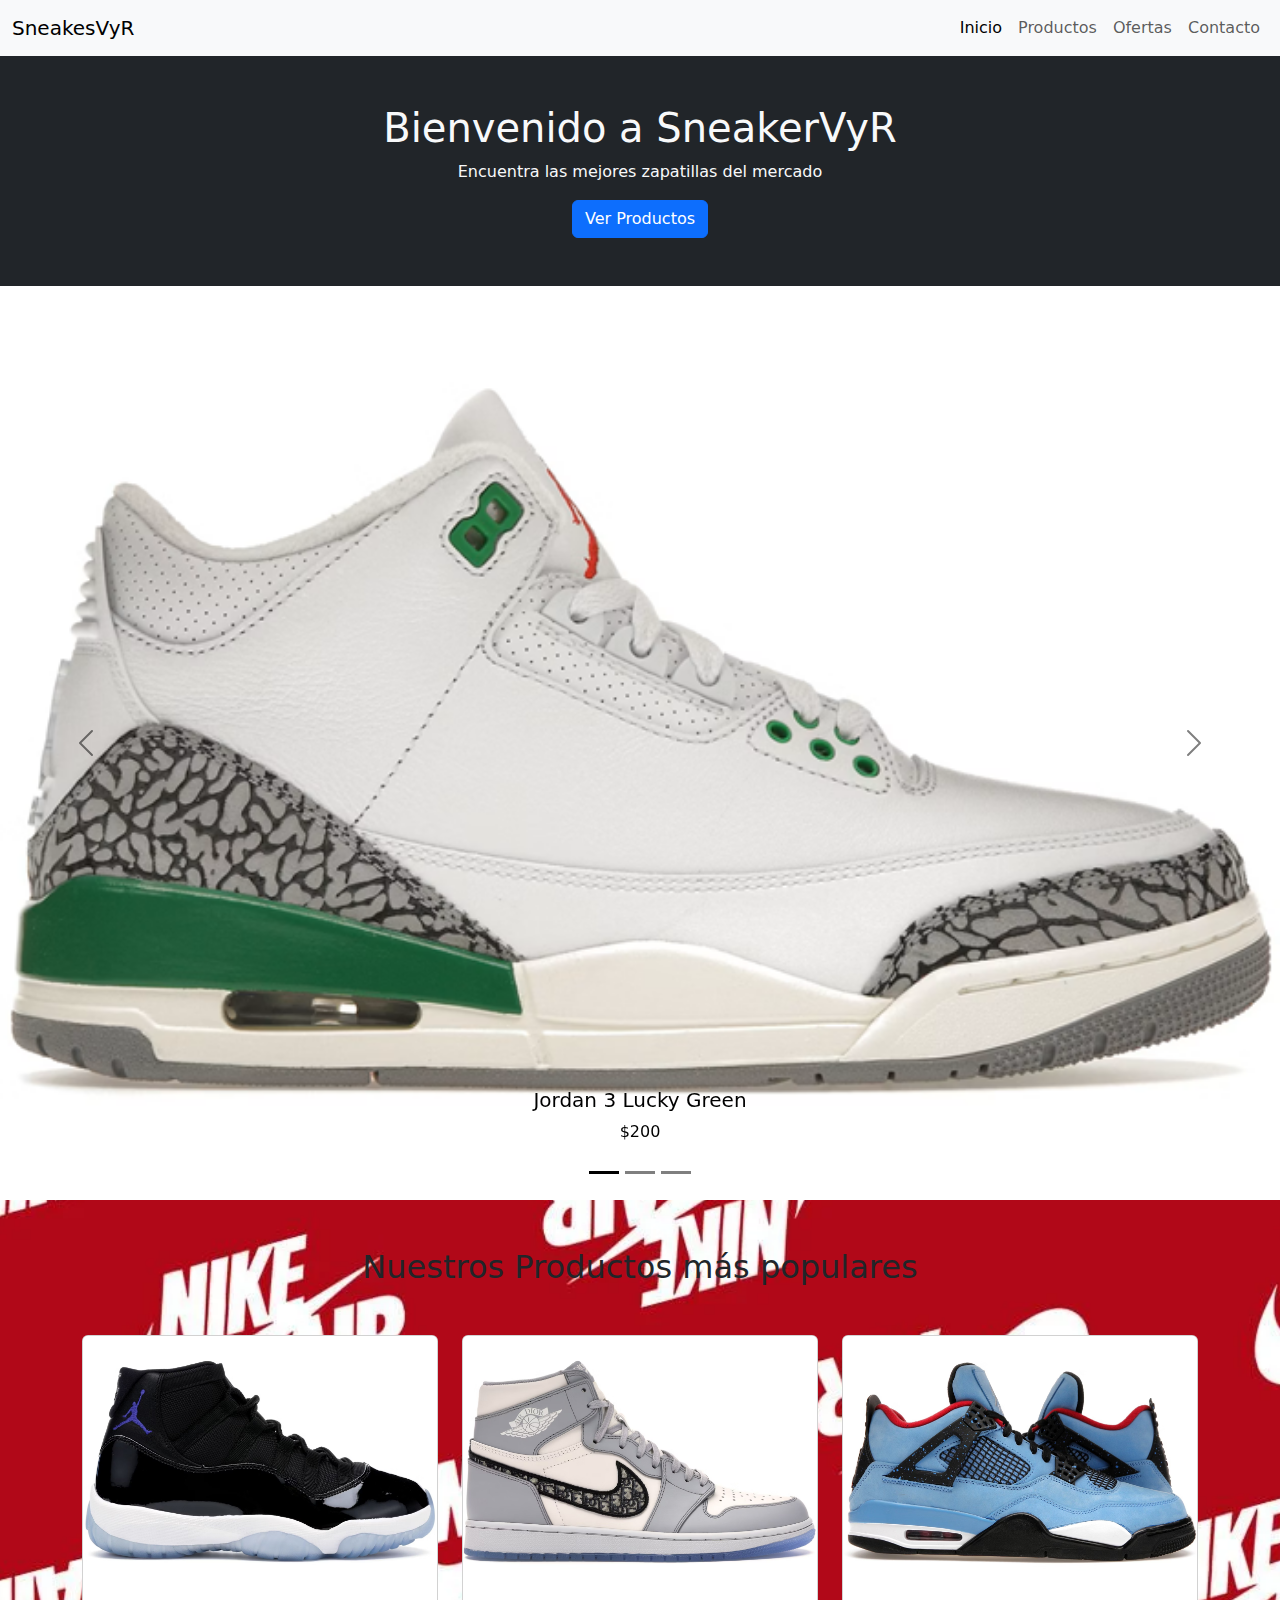
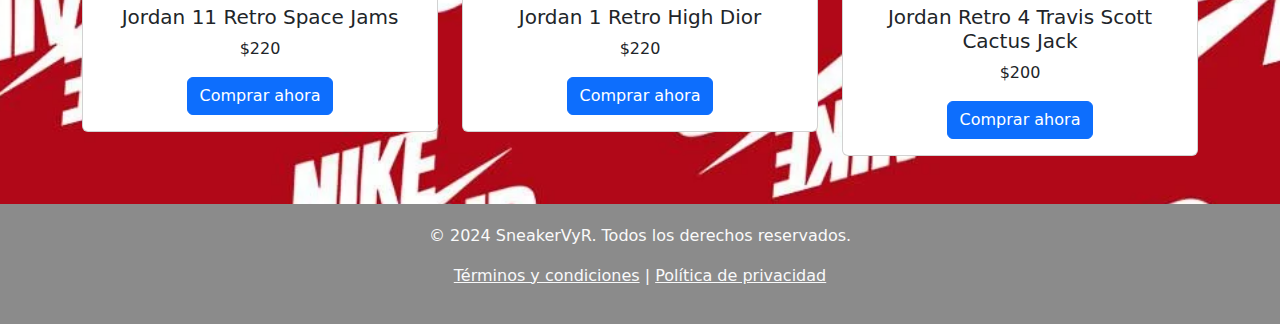
<file: index.html>
<!DOCTYPE html>
<html lang="es">
<head>
    <meta charset="UTF-8">
    <meta name="viewport" content="width=device-width, initial-scale=1.0">
    <meta http-equiv="X-UA-Compatible" content="ie=edge">
    <title>Tienda de SneakersVyR</title>
    <link href="https://cdn.jsdelivr.net/npm/bootstrap@5.3.0-alpha1/dist/css/bootstrap.min.css" rel="stylesheet">
    <link rel="stylesheet" href="css/estilos.css">

</head>
<body>

    <!-- Navbar -->
    <nav class="navbar navbar-expand-lg navbar-light bg-light">
        <div class="container-fluid">
            <a class="navbar-brand" href="index.html">SneakesVyR</a>
            <button class="navbar-toggler" type="button" data-bs-toggle="collapse" data-bs-target="#navbarNav" aria-controls="navbarNav" aria-expanded="false" aria-label="Toggle navigation">
                <span class="navbar-toggler-icon"></span>
            </button>
            <div class="collapse navbar-collapse" id="navbarNav">
                <ul class="navbar-nav ms-auto">
                    <li class="nav-item">
                        <a class="nav-link active" aria-current="page" href="#">Inicio</a>
                    </li>
                    <li class="nav-item">
                        <a class="nav-link" href="productos.html">Productos</a>
                    </li>
                    <li class="nav-item">
                        <a class="nav-link" href="#">Ofertas</a>
                    </li>
                    <li class="nav-item">
                        <a class="nav-link" href="contacto.html">Contacto</a>
                    </li>
                </ul>
            </div>
        </div>
    </nav>

        <!-- Header -->
        <header class="bg-dark text-light text-center py-5">
            <div class="container">
                <h1>Bienvenido a SneakerVyR</h1>
                <p>Encuentra las mejores zapatillas del mercado</p>
                <a href="#productos" class="btn btn-primary">Ver Productos</a>
            </div>
        </header>

    <div class="row ">
    <!-- Carousel -->

    <div id="carouselExampleDark" class="carousel carousel-dark slide">
        <div class="carousel-indicators">
          <button type="button" data-bs-target="#carouselExampleDark" data-bs-slide-to="0" class="active" aria-current="true" aria-label="Slide 1"></button>
          <button type="button" data-bs-target="#carouselExampleDark" data-bs-slide-to="1" aria-label="Slide 2"></button>
          <button type="button" data-bs-target="#carouselExampleDark" data-bs-slide-to="2" aria-label="Slide 3"></button>
        </div>
        <div class="carousel-inner">
          <div class="carousel-item active" data-bs-interval="10000">
            <img src="imagens/jordan3arreglada.jpg" class="d-block w-100" alt="...">
            <div class="carousel-caption d-none d-md-block">
              <h5>Jordan 3 Lucky Green </h5>
              <p> $200</p>
            </div>
          </div>
          <div class="carousel-item" data-bs-interval="2000">
            <img src="imagens/jordan4arreglada.jpg" class="d-block w-100" alt="...">
            <div class="carousel-caption d-none d-md-block">
              <h5>Jordan 4 "Purple" Travis Scott</h5>
              <p>$225</p>
            </div>
          </div>
          <div class="carousel-item">
            <img src="imagens/jordan11.jpg" class="d-block w-100" alt="...">
            <div class="carousel-caption d-none d-md-block">
              <h5>Jordan 11 Concord</h5>
              <p> $220</p>
            </div>
          </div>
        </div>
        <button class="carousel-control-prev" type="button" data-bs-target="#carouselExampleDark" data-bs-slide="prev">
          <span class="carousel-control-prev-icon" aria-hidden="true"></span>
          <span class="visually-hidden">Previous</span>
        </button>
        <button class="carousel-control-next" type="button" data-bs-target="#carouselExampleDark" data-bs-slide="next">
          <span class="carousel-control-next-icon" aria-hidden="true"></span>
          <span class="visually-hidden">Next</span>
        </button>
      </div>

    <!-- Productos -->
    <section id="productos" class="py-5">
        <div class="container">
            <h2 class="text-center mb-5">Nuestros Productos más populares</h2>
            <div class="row">
                <!-- Producto 1 -->
                <div class="col-md-4">
                    <div class="card sneaker-card">
                        <img src="imagens/Jordan-11-Retro-Space-Jams-2016-Product.jpg" class="card-img-top img-fluid" alt="Sneaker 1">
                        <div class="card-body text-center">
                            <h5 class="card-title">Jordan 11 Retro Space Jams</h5>
                            <p class="card-text">$220</p>
                            <a href="jordan11.html" class="btn btn-primary">Comprar ahora</a>
                        </div>
                    </div>
                </div>
                <!-- Producto 2 -->
                <div class="col-md-4">
                    <div class="card sneaker-card">
                        <img src="imagens/Air-Jordan-1-Retro-High-Dior-Product.jpg" class="card-img-top img-fluid" alt="Sneaker 2">
                        <div class="card-body text-center">
                            <h5 class="card-title">Jordan 1 Retro High Dior</h5>
                            <p class="card-text">$220</p>
                            <a href="jordandior.html" class="btn btn-primary">Comprar ahora</a>
                        </div>
                    </div>
                </div>
                <!-- Producto 3 -->
                <div class="col-md-4">
                    <div class="card sneaker-card">
                        <img src="imagens/Air-Jordan-4-Retro-Travis-Scott-Cactus-Jack-Product.jpg" class="card-img-top img-fluid" alt="Sneaker 3">
                        <div class="card-body text-center">
                            <h5 class="card-title">Jordan Retro 4 Travis Scott Cactus Jack</h5>
                            <p class="card-text">$200</p>
                            <a href="jordan4cactusjack.html" class="btn btn-primary">Comprar ahora</a>
                        </div>
                    </div>
                </div>
            </div>
        </div>
    </section>

    <!-- Pie de pagina -->
    <footer class="text-center">
        <div class="container">
            <p>&copy; 2024 SneakerVyR. Todos los derechos reservados.</p>
            <p>
                <a href="#" class="text-light">Términos y condiciones</a> |
                <a href="#" class="text-light">Política de privacidad</a>
            </p>
        </div>
    </footer>

    <!-- Bootstrap JS -->
    <script src="https://cdn.jsdelivr.net/npm/bootstrap@5.3.0-alpha1/dist/js/bootstrap.bundle.min.js"></script>
</body>
</html>
</file>
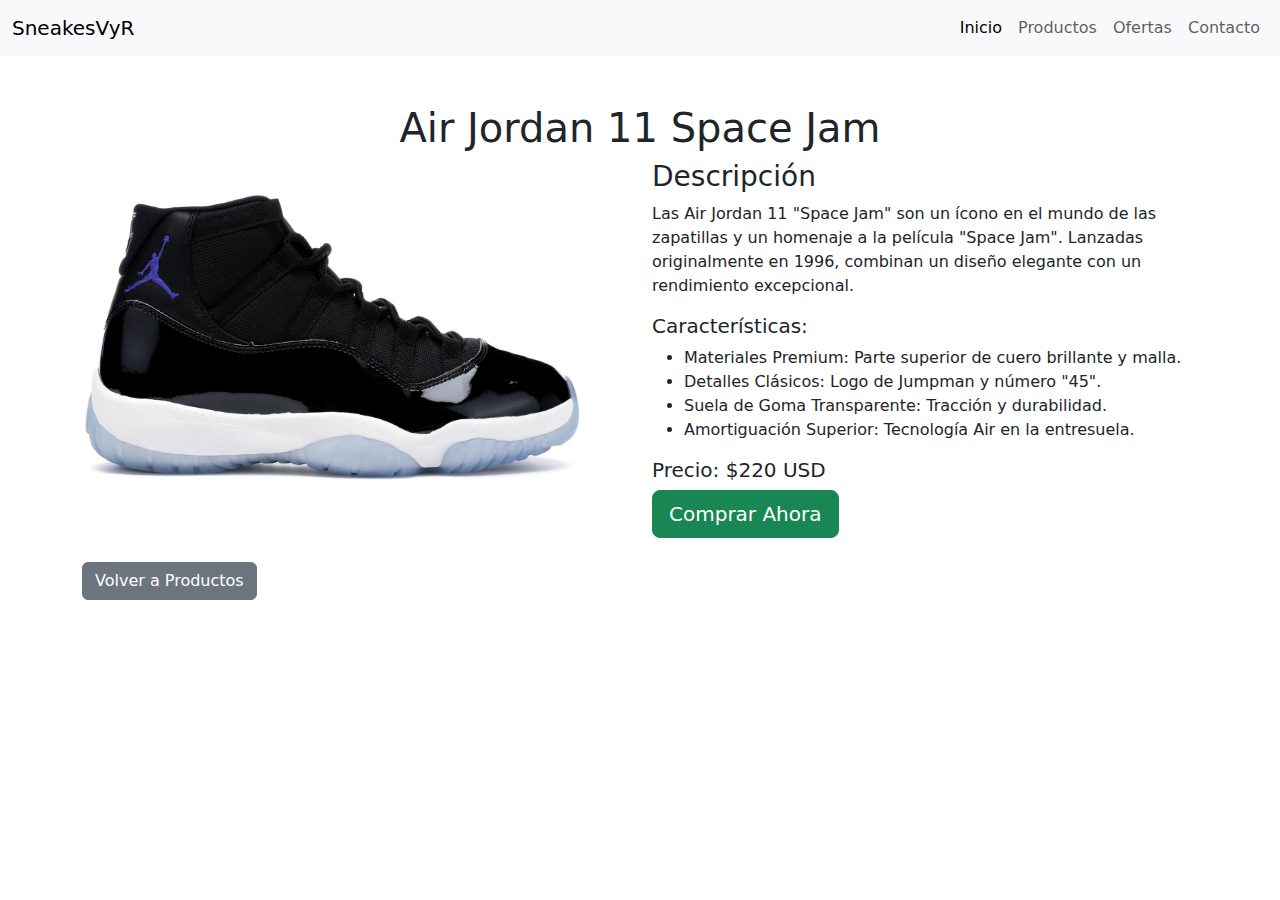
<file: jordan11.html>
<!DOCTYPE html>
<html lang="es">
<head>
    <meta charset="UTF-8">
    <meta name="viewport" content="width=device-width, initial-scale=1.0">
    <link href="https://cdn.jsdelivr.net/npm/bootstrap@5.3.0-alpha1/dist/css/bootstrap.min.css" rel="stylesheet">
    <title>Air Jordan 11 Space Jam</title>
    <style>
        .product-image {
            max-width: 500px;
            margin: 0 auto;
        }
    </style>
</head>
<body>

    <!-- Navbar -->
    <nav class="navbar navbar-expand-lg navbar-light bg-light">
        <div class="container-fluid">
            <a class="navbar-brand" href="index.html">SneakesVyR</a>
            <button class="navbar-toggler" type="button" data-bs-toggle="collapse" data-bs-target="#navbarNav" aria-controls="navbarNav" aria-expanded="false" aria-label="Toggle navigation">
                <span class="navbar-toggler-icon"></span>
            </button>
            <div class="collapse navbar-collapse" id="navbarNav">
                <ul class="navbar-nav ms-auto">
                    <li class="nav-item">
                        <a class="nav-link active" aria-current="page" href="index.html">Inicio</a>
                    </li>
                    <li class="nav-item">
                        <a class="nav-link" href="productos.html">Productos</a>
                    </li>
                    <li class="nav-item">
                        <a class="nav-link" href="#">Ofertas</a>
                    </li>
                    <li class="nav-item">
                        <a class="nav-link" href="contacto.html">Contacto</a>
                    </li>
                </ul>
            </div>
        </div>
    </nav>

    <div class="container mt-5">
        <h1 class="text-center">Air Jordan 11 Space Jam</h1>
        <div class="row">
            <div class="col-md-6">
                <img src="imagens/Jordan-11-Retro-Space-Jams-2016-Product.jpg" class="img-fluid product-image" alt="Air Jordan 11 Space Jam">
            </div>
            <div class="col-md-6">
                <h3>Descripción</h3>
                <p>Las Air Jordan 11 "Space Jam" son un ícono en el mundo de las zapatillas y un homenaje a la película "Space Jam". Lanzadas originalmente en 1996, combinan un diseño elegante con un rendimiento excepcional.</p>
                <h5>Características:</h5>
                <ul>
                    <li>Materiales Premium: Parte superior de cuero brillante y malla.</li>
                    <li>Detalles Clásicos: Logo de Jumpman y número "45".</li>
                    <li>Suela de Goma Transparente: Tracción y durabilidad.</li>
                    <li>Amortiguación Superior: Tecnología Air en la entresuela.</li>
                </ul>
                <h5>Precio: $220 USD</h5>
                <a href="#" class="btn btn-success btn-lg">Comprar Ahora</a>
            </div>
        </div>
        <a href="productos.html" class="btn btn-secondary mt-4">Volver a Productos</a>
    </div>

</body>
</html>
</file>
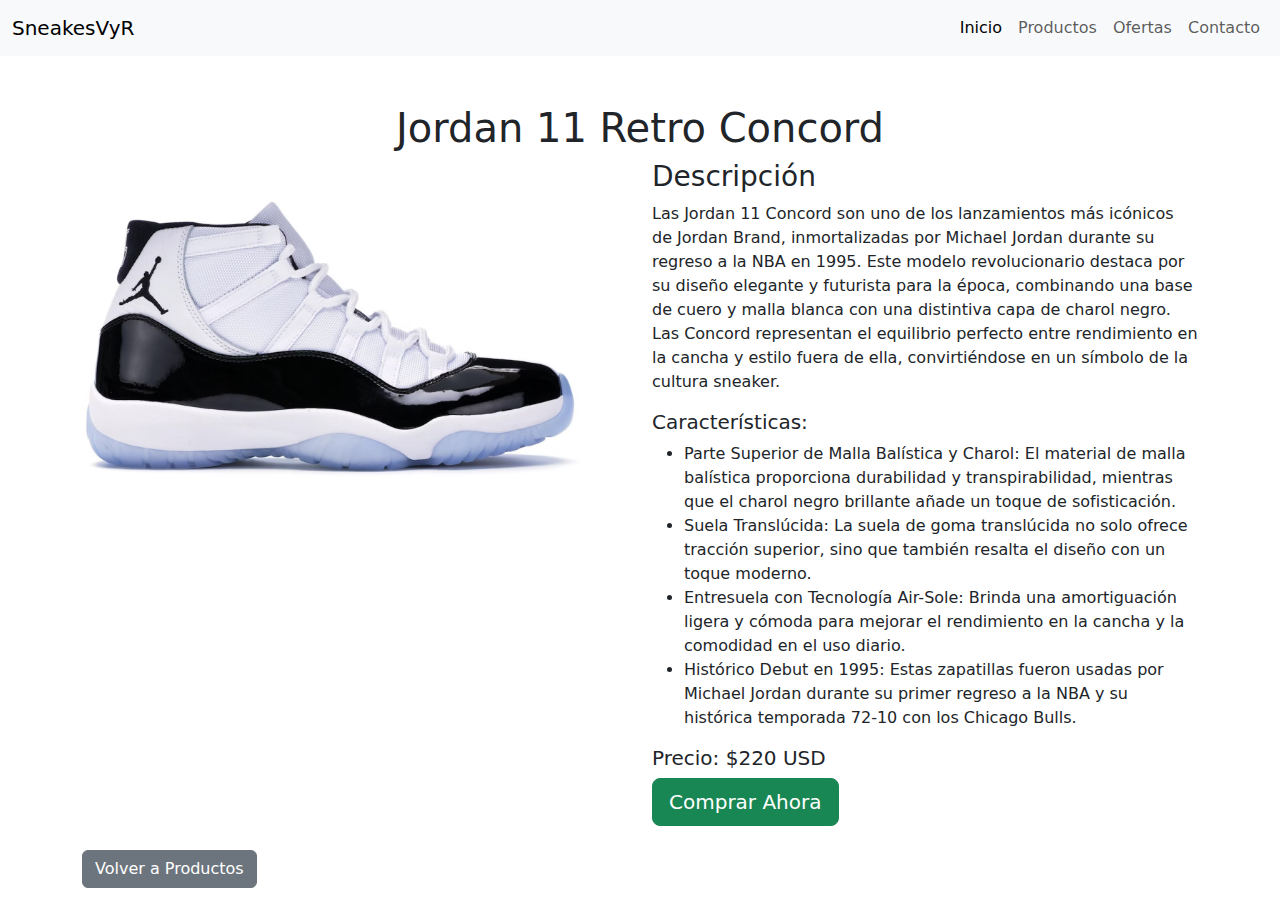
<file: jordan11concord.html>
<!DOCTYPE html>
<html lang="es">
<head>
    <meta charset="UTF-8">
    <meta name="viewport" content="width=device-width, initial-scale=1.0">
    <link href="https://cdn.jsdelivr.net/npm/bootstrap@5.3.0-alpha1/dist/css/bootstrap.min.css" rel="stylesheet">
    <title>Air Jordan 11 Retro Concord</title>
    <style>
        .product-image {
            max-width: 500px;
            margin: 0 auto;
        }
    </style>
</head>
<body>

    <!-- Navbar -->
    <nav class="navbar navbar-expand-lg navbar-light bg-light">
        <div class="container-fluid">
            <a class="navbar-brand" href="index.html">SneakesVyR</a>
            <button class="navbar-toggler" type="button" data-bs-toggle="collapse" data-bs-target="#navbarNav" aria-controls="navbarNav" aria-expanded="false" aria-label="Toggle navigation">
                <span class="navbar-toggler-icon"></span>
            </button>
            <div class="collapse navbar-collapse" id="navbarNav">
                <ul class="navbar-nav ms-auto">
                    <li class="nav-item">
                        <a class="nav-link active" aria-current="page" href="index.html">Inicio</a>
                    </li>
                    <li class="nav-item">
                        <a class="nav-link" href="productos.html">Productos</a>
                    </li>
                    <li class="nav-item">
                        <a class="nav-link" href="#">Ofertas</a>
                    </li>
                    <li class="nav-item">
                        <a class="nav-link" href="contacto.html">Contacto</a>
                    </li>
                </ul>
            </div>
        </div>
    </nav>

    <div class="container mt-5">
        <h1 class="text-center">Jordan 11 Retro Concord</h1>
        <div class="row">
            <div class="col-md-6">
                <img src="imagens/Air-Jordan-11-Retro-Concord-2018-Product.jpg" class="img-fluid product-image" alt="Air Jordan 11 Space Jam">
            </div>
            <div class="col-md-6">
                <h3>Descripción</h3>
                <p>Las Jordan 11 Concord son uno de los lanzamientos más icónicos de Jordan Brand, inmortalizadas por Michael Jordan durante su regreso a la NBA en 1995. Este modelo revolucionario destaca por su diseño elegante y futurista para la época, combinando una base de cuero y malla blanca con una distintiva capa de charol negro. Las Concord representan el equilibrio perfecto entre rendimiento en la cancha y estilo fuera de ella, convirtiéndose en un símbolo de la cultura sneaker.</p>
                <h5>Características:</h5>
                <ul>
                    <li>Parte Superior de Malla Balística y Charol: El material de malla balística proporciona durabilidad y transpirabilidad, mientras que el charol negro brillante añade un toque de sofisticación.</li>
                    <li>Suela Translúcida: La suela de goma translúcida no solo ofrece tracción superior, sino que también resalta el diseño con un toque moderno.</li>
                    <li>Entresuela con Tecnología Air-Sole: Brinda una amortiguación ligera y cómoda para mejorar el rendimiento en la cancha y la comodidad en el uso diario.</li>
                    <li>Histórico Debut en 1995: Estas zapatillas fueron usadas por Michael Jordan durante su primer regreso a la NBA y su histórica temporada 72-10 con los Chicago Bulls.</li>
                </ul>
                <h5>Precio: $220 USD</h5>
                <a href="#" class="btn btn-success btn-lg">Comprar Ahora</a>
            </div>
        </div>
        <a href="productos.html" class="btn btn-secondary mt-4">Volver a Productos</a>
    </div>

</body>
</html>
</file>
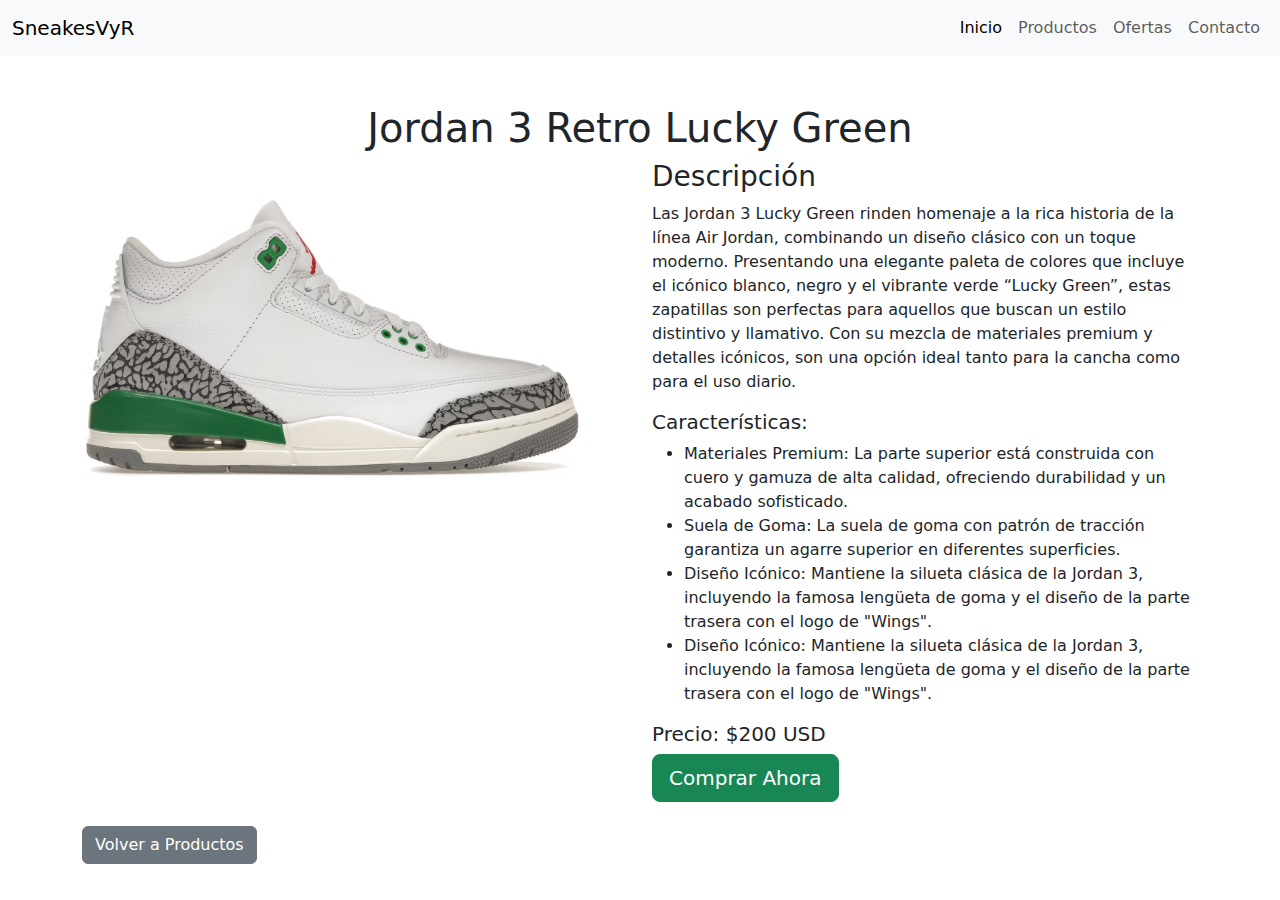
<file: jordan3.html>
<!DOCTYPE html>
<html lang="es">
<head>
    <meta charset="UTF-8">
    <meta name="viewport" content="width=device-width, initial-scale=1.0">
    <link href="https://cdn.jsdelivr.net/npm/bootstrap@5.3.0-alpha1/dist/css/bootstrap.min.css" rel="stylesheet">
    <title>Air Jordan 3 Retro Lucky Green</title>
    <style>
        .product-image {
            max-width: 500px;
            margin: 0 auto;
        }
    </style>
</head>
<body>

    <!-- Navbar -->
    <nav class="navbar navbar-expand-lg navbar-light bg-light">
        <div class="container-fluid">
            <a class="navbar-brand" href="index.html">SneakesVyR</a>
            <button class="navbar-toggler" type="button" data-bs-toggle="collapse" data-bs-target="#navbarNav" aria-controls="navbarNav" aria-expanded="false" aria-label="Toggle navigation">
                <span class="navbar-toggler-icon"></span>
            </button>
            <div class="collapse navbar-collapse" id="navbarNav">
                <ul class="navbar-nav ms-auto">
                    <li class="nav-item">
                        <a class="nav-link active" aria-current="page" href="index.html">Inicio</a>
                    </li>
                    <li class="nav-item">
                        <a class="nav-link" href="productos.html">Productos</a>
                    </li>
                    <li class="nav-item">
                        <a class="nav-link" href="#">Ofertas</a>
                    </li>
                    <li class="nav-item">
                        <a class="nav-link" href="contacto.html">Contacto</a>
                    </li>
                </ul>
            </div>
        </div>
    </nav>

    <div class="container mt-5">
        <h1 class="text-center">Jordan 3 Retro Lucky Green</h1>
        <div class="row">
            <div class="col-md-6">
                <img src="imagens/Air-Jordan-3-Retro-Lucky-Green-W-Product.jpg" class="img-fluid product-image" alt="Air Jordan 11 Space Jam">
            </div>
            <div class="col-md-6">
                <h3>Descripción</h3>
                <p>Las Jordan 3 Lucky Green rinden homenaje a la rica historia de la línea Air Jordan, combinando un diseño clásico con un toque moderno. Presentando una elegante paleta de colores que incluye el icónico blanco, negro y el vibrante verde “Lucky Green”, estas zapatillas son perfectas para aquellos que buscan un estilo distintivo y llamativo. Con su mezcla de materiales premium y detalles icónicos, son una opción ideal tanto para la cancha como para el uso diario.</p>
                <h5>Características:</h5>
                <ul>
                    <li>Materiales Premium: La parte superior está construida con cuero y gamuza de alta calidad, ofreciendo durabilidad y un acabado sofisticado.</li>
                    <li>Suela de Goma: La suela de goma con patrón de tracción garantiza un agarre superior en diferentes superficies.</li>
                    <li>Diseño Icónico: Mantiene la silueta clásica de la Jordan 3, incluyendo la famosa lengüeta de goma y el diseño de la parte trasera con el logo de "Wings".</li>
                    <li>Diseño Icónico: Mantiene la silueta clásica de la Jordan 3, incluyendo la famosa lengüeta de goma y el diseño de la parte trasera con el logo de "Wings".</li>
                </ul>
                <h5>Precio: $200 USD</h5>
                <a href="#" class="btn btn-success btn-lg">Comprar Ahora</a>
            </div>
        </div>
        <a href="productos.html" class="btn btn-secondary mt-4">Volver a Productos</a>
    </div>
</section>

</body>
</html>
</file>
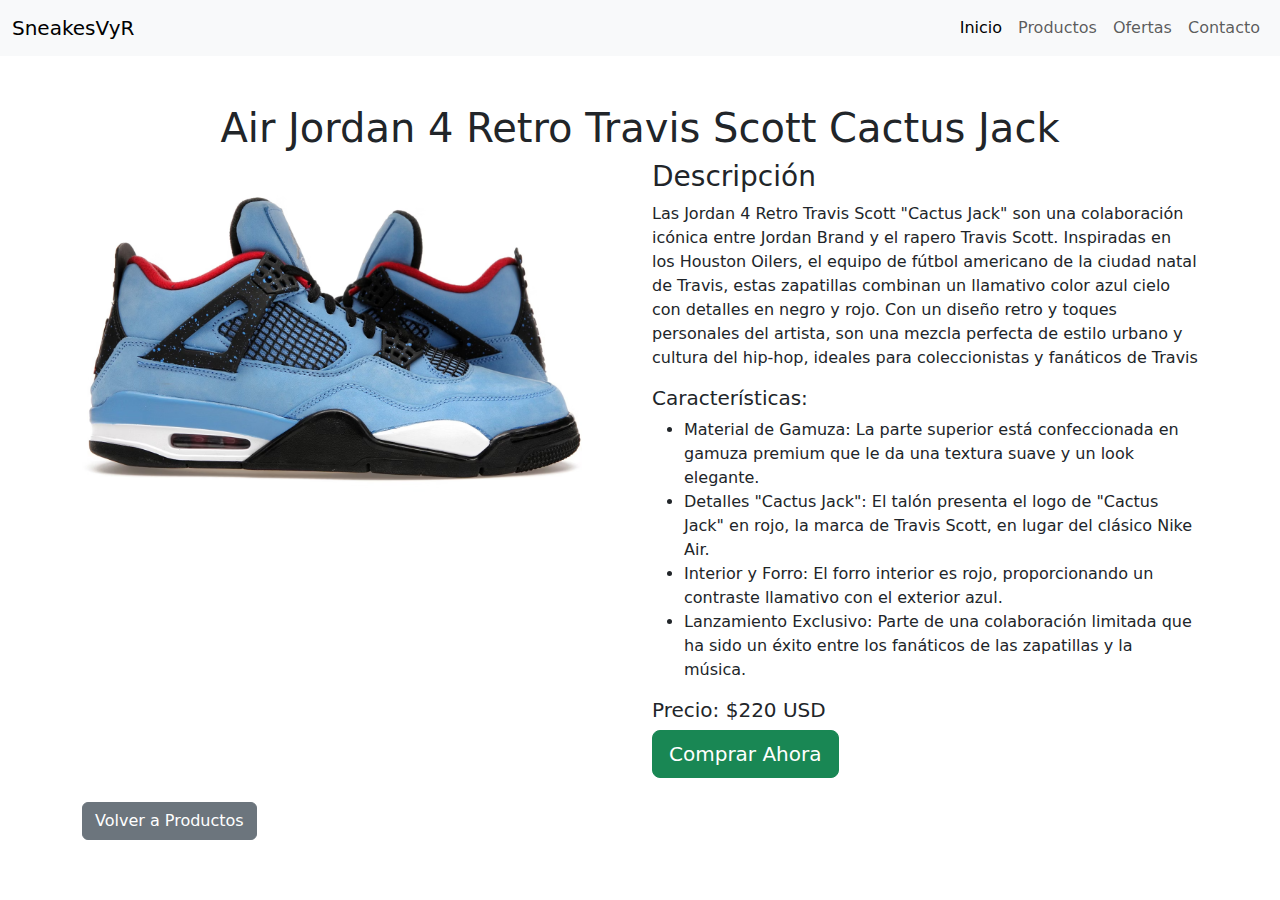
<file: jordan4cactusjack.html>
<!DOCTYPE html>
<html lang="es">
<head>
    <meta charset="UTF-8">
    <meta name="viewport" content="width=device-width, initial-scale=1.0">
    <link href="https://cdn.jsdelivr.net/npm/bootstrap@5.3.0-alpha1/dist/css/bootstrap.min.css" rel="stylesheet">
    <title>Air Jordan 4 Retro Travis Scott Cactus Jack</title>
    <style>
        .product-image {
            max-width: 500px;
            margin: 0 auto;
        }
    </style>
</head>
<body>

    <!-- Navbar -->
    <nav class="navbar navbar-expand-lg navbar-light bg-light">
        <div class="container-fluid">
            <a class="navbar-brand" href="index.html">SneakesVyR</a>
            <button class="navbar-toggler" type="button" data-bs-toggle="collapse" data-bs-target="#navbarNav" aria-controls="navbarNav" aria-expanded="false" aria-label="Toggle navigation">
                <span class="navbar-toggler-icon"></span>
            </button>
            <div class="collapse navbar-collapse" id="navbarNav">
                <ul class="navbar-nav ms-auto">
                    <li class="nav-item">
                        <a class="nav-link active" aria-current="page" href="index.html">Inicio</a>
                    </li>
                    <li class="nav-item">
                        <a class="nav-link" href="productos.html">Productos</a>
                    </li>
                    <li class="nav-item">
                        <a class="nav-link" href="#">Ofertas</a>
                    </li>
                    <li class="nav-item">
                        <a class="nav-link" href="contacto.html">Contacto</a>
                    </li>
                </ul>
            </div>
        </div>
    </nav>

    <div class="container mt-5">
        <h1 class="text-center">Air Jordan 4 Retro Travis Scott Cactus Jack</h1>
        <div class="row">
            <div class="col-md-6">
                <img src="imagens/Air-Jordan-4-Retro-Travis-Scott-Cactus-Jack-Product.jpg" class="img-fluid product-image" alt="Air Jordan 11 Space Jam">
            </div>
            <div class="col-md-6">
                <h3>Descripción</h3>
                <p>Las Jordan 4 Retro Travis Scott "Cactus Jack" son una colaboración icónica entre Jordan Brand y el rapero Travis Scott. Inspiradas en los Houston Oilers, el equipo de fútbol americano de la ciudad natal de Travis, estas zapatillas combinan un llamativo color azul cielo con detalles en negro y rojo. Con un diseño retro y toques personales del artista, son una mezcla perfecta de estilo urbano y cultura del hip-hop, ideales para coleccionistas y fanáticos de Travis</p>
                <h5>Características:</h5>
                <ul>
                    <li>Material de Gamuza: La parte superior está confeccionada en gamuza premium que le da una textura suave y un look elegante.</li>
                    <li>Detalles "Cactus Jack": El talón presenta el logo de "Cactus Jack" en rojo, la marca de Travis Scott, en lugar del clásico Nike Air.</li>
                    <li>Interior y Forro: El forro interior es rojo, proporcionando un contraste llamativo con el exterior azul.</li>
                    <li>Lanzamiento Exclusivo: Parte de una colaboración limitada que ha sido un éxito entre los fanáticos de las zapatillas y la música.</li>
                </ul>
                <h5>Precio: $220 USD</h5>
                <a href="#" class="btn btn-success btn-lg">Comprar Ahora</a>
            </div>
        </div>
        <a href="productos.html" class="btn btn-secondary mt-4">Volver a Productos</a>
    </div>

</body>
</html>
</file>
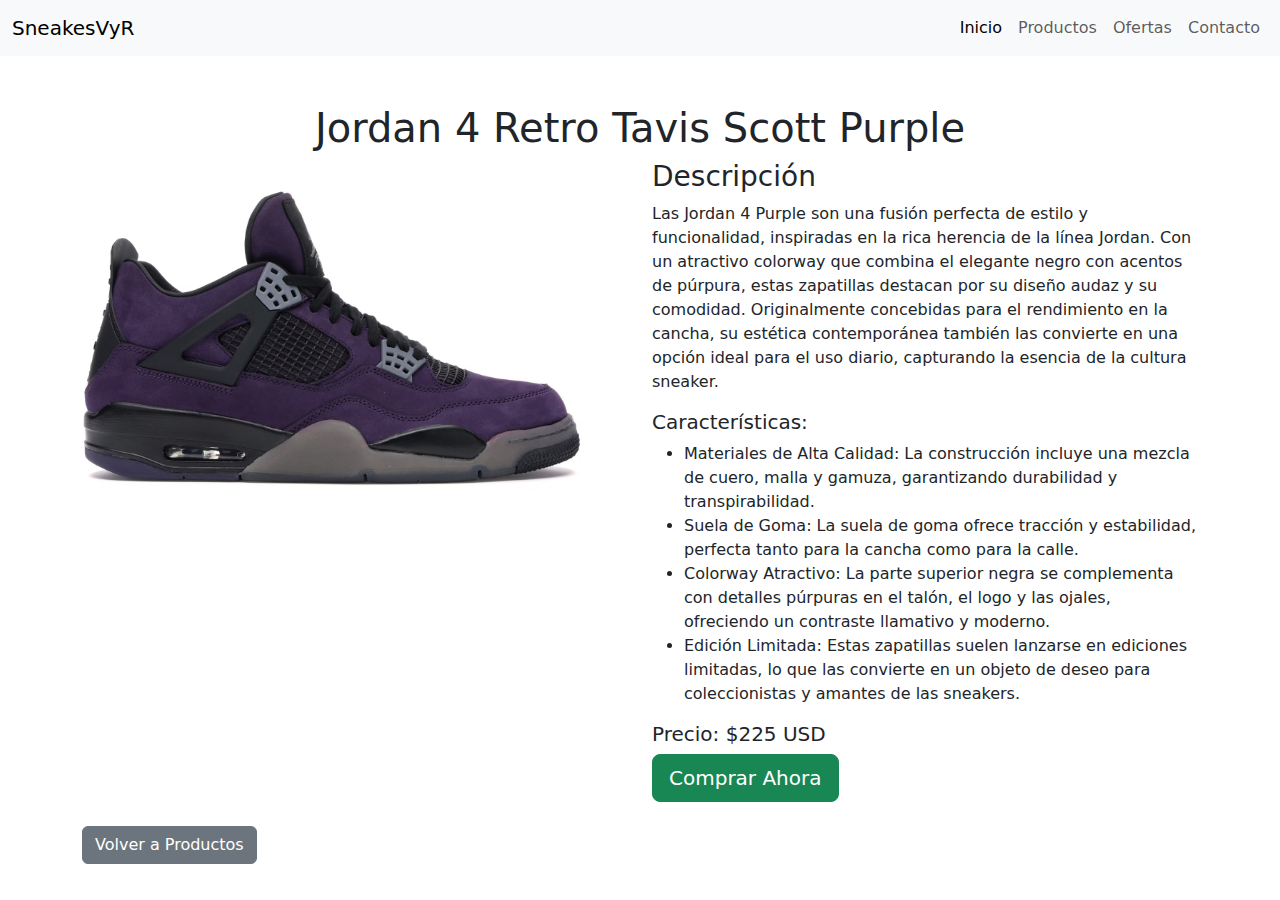
<file: jordan4purple.html>
<!DOCTYPE html>
<html lang="es">
<head>
    <meta charset="UTF-8">
    <meta name="viewport" content="width=device-width, initial-scale=1.0">
    <link href="https://cdn.jsdelivr.net/npm/bootstrap@5.3.0-alpha1/dist/css/bootstrap.min.css" rel="stylesheet">
    <title>Air Jordan 4 Retro Travis Scott Purple</title>
    <style>
        .product-image {
            max-width: 500px;
            margin: 0 auto;
        }
    </style>
</head>
<body>

    <!-- Navbar -->
    <nav class="navbar navbar-expand-lg navbar-light bg-light">
        <div class="container-fluid">
            <a class="navbar-brand" href="index.html">SneakesVyR</a>
            <button class="navbar-toggler" type="button" data-bs-toggle="collapse" data-bs-target="#navbarNav" aria-controls="navbarNav" aria-expanded="false" aria-label="Toggle navigation">
                <span class="navbar-toggler-icon"></span>
            </button>
            <div class="collapse navbar-collapse" id="navbarNav">
                <ul class="navbar-nav ms-auto">
                    <li class="nav-item">
                        <a class="nav-link active" aria-current="page" href="index.html">Inicio</a>
                    </li>
                    <li class="nav-item">
                        <a class="nav-link" href="productos.html">Productos</a>
                    </li>
                    <li class="nav-item">
                        <a class="nav-link" href="#">Ofertas</a>
                    </li>
                    <li class="nav-item">
                        <a class="nav-link" href="contacto.html">Contacto</a>
                    </li>
                </ul>
            </div>
        </div>
    </nav>

    <div class="container mt-5">
        <h1 class="text-center">Jordan 4 Retro Tavis Scott Purple</h1>
        <div class="row">
            <div class="col-md-6">
                <img src="imagens/Air-Jordan-4-Retro-Travis-Scott-Purple-Friends-and-Family-Product.jpg" class="img-fluid product-image" alt="Air Jordan 11 Space Jam">
            </div>
            <div class="col-md-6">
                <h3>Descripción</h3>
                <p>Las Jordan 4 Purple son una fusión perfecta de estilo y funcionalidad, inspiradas en la rica herencia de la línea Jordan. Con un atractivo colorway que combina el elegante negro con acentos de púrpura, estas zapatillas destacan por su diseño audaz y su comodidad. Originalmente concebidas para el rendimiento en la cancha, su estética contemporánea también las convierte en una opción ideal para el uso diario, capturando la esencia de la cultura sneaker.</p>
                <h5>Características:</h5>
                <ul>
                    <li>Materiales de Alta Calidad: La construcción incluye una mezcla de cuero, malla y gamuza, garantizando durabilidad y transpirabilidad.</li>
                    <li>Suela de Goma: La suela de goma ofrece tracción y estabilidad, perfecta tanto para la cancha como para la calle.</li>
                    <li>Colorway Atractivo: La parte superior negra se complementa con detalles púrpuras en el talón, el logo y las ojales, ofreciendo un contraste llamativo y moderno.</li>
                    <li>Edición Limitada: Estas zapatillas suelen lanzarse en ediciones limitadas, lo que las convierte en un objeto de deseo para coleccionistas y amantes de las sneakers.</li>
                </ul>
                <h5>Precio: $225 USD</h5>
                <a href="#" class="btn btn-success btn-lg">Comprar Ahora</a>
            </div>
        </div>
        <a href="productos.html" class="btn btn-secondary mt-4">Volver a Productos</a>
    </div>
    
</body>
</html>
</file>
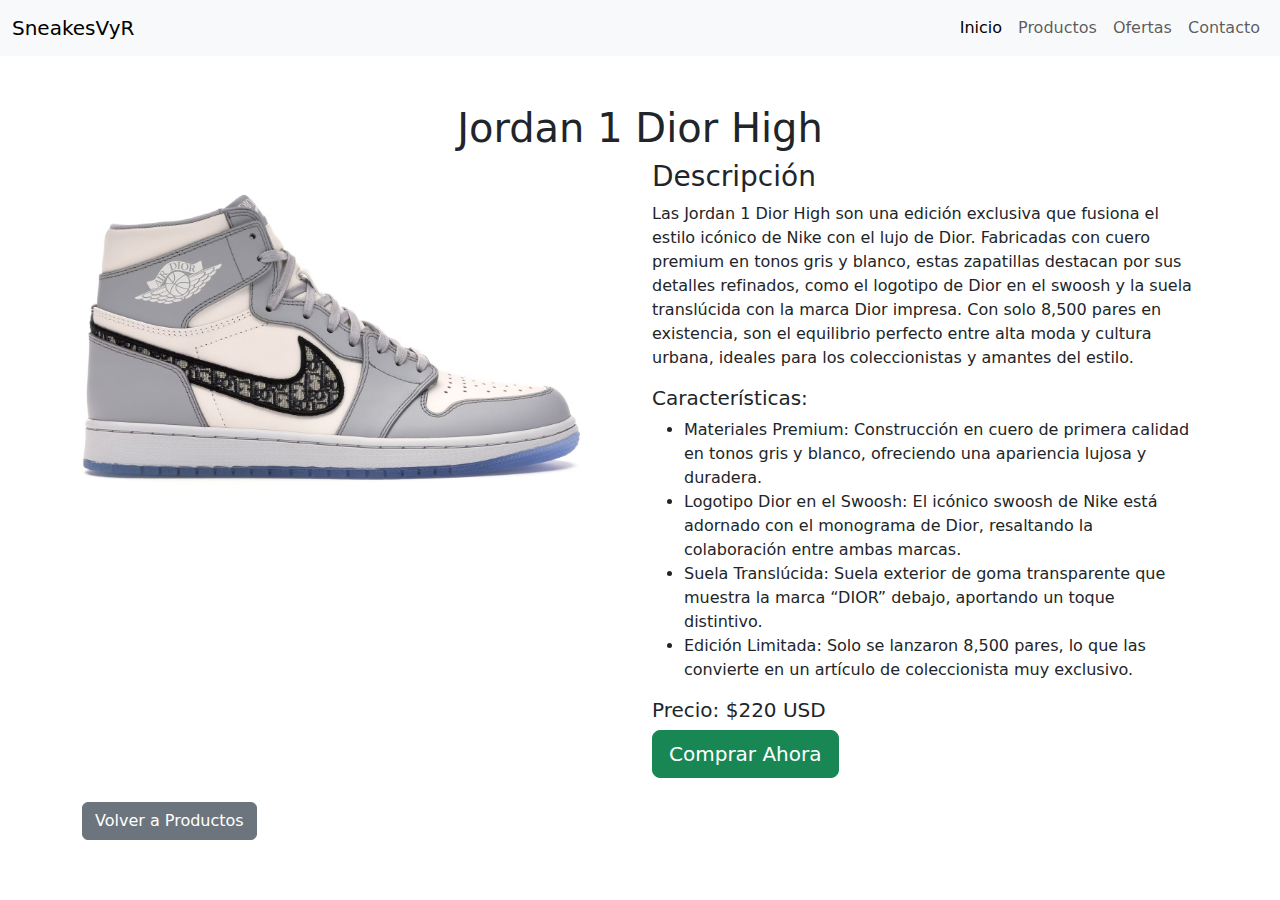
<file: jordandior.html>
<!DOCTYPE html>
<html lang="es">
<head>
    <meta charset="UTF-8">
    <meta name="viewport" content="width=device-width, initial-scale=1.0">
    <link href="https://cdn.jsdelivr.net/npm/bootstrap@5.3.0-alpha1/dist/css/bootstrap.min.css" rel="stylesheet">
    <title>Air Jordan 1 Dior High</title>
    <style>
        .product-image {
            max-width: 500px;
            margin: 0 auto;
        }
    </style>
</head>
<body>

    <!-- Navbar -->
    <nav class="navbar navbar-expand-lg navbar-light bg-light">
        <div class="container-fluid">
            <a class="navbar-brand" href="index.html">SneakesVyR</a>
            <button class="navbar-toggler" type="button" data-bs-toggle="collapse" data-bs-target="#navbarNav" aria-controls="navbarNav" aria-expanded="false" aria-label="Toggle navigation">
                <span class="navbar-toggler-icon"></span>
            </button>
            <div class="collapse navbar-collapse" id="navbarNav">
                <ul class="navbar-nav ms-auto">
                    <li class="nav-item">
                        <a class="nav-link active" aria-current="page" href="index.html">Inicio</a>
                    </li>
                    <li class="nav-item">
                        <a class="nav-link" href="productos.html">Productos</a>
                    </li>
                    <li class="nav-item">
                        <a class="nav-link" href="#">Ofertas</a>
                    </li>
                    <li class="nav-item">
                        <a class="nav-link" href="contacto.html">Contacto</a>
                    </li>
                </ul>
            </div>
        </div>
    </nav>

    <div class="container mt-5">
        <h1 class="text-center">Jordan 1 Dior High</h1>
        <div class="row">
            <div class="col-md-6">
                <img src="imagens/Air-Jordan-1-Retro-High-Dior-Product.jpg" class="img-fluid product-image" alt="Air Jordan 11 Space Jam">
            </div>
            <div class="col-md-6">
                <h3>Descripción</h3>
                <p>Las Jordan 1 Dior High son una edición exclusiva que fusiona el estilo icónico de Nike con el lujo de Dior. Fabricadas con cuero premium en tonos gris y blanco, estas zapatillas destacan por sus detalles refinados, como el logotipo de Dior en el swoosh y la suela translúcida con la marca Dior impresa. Con solo 8,500 pares en existencia, son el equilibrio perfecto entre alta moda y cultura urbana, ideales para los coleccionistas y amantes del estilo.</p>
                <h5>Características:</h5>
                <ul>
                    <li>Materiales Premium: Construcción en cuero de primera calidad en tonos gris y blanco, ofreciendo una apariencia lujosa y duradera.</li>
                    <li>Logotipo Dior en el Swoosh: El icónico swoosh de Nike está adornado con el monograma de Dior, resaltando la colaboración entre ambas marcas.</li>
                    <li>Suela Translúcida: Suela exterior de goma transparente que muestra la marca “DIOR” debajo, aportando un toque distintivo.</li>
                    <li>Edición Limitada: Solo se lanzaron 8,500 pares, lo que las convierte en un artículo de coleccionista muy exclusivo.</li>
                </ul>
                <h5>Precio: $220 USD</h5>
                <a href="#" class="btn btn-success btn-lg">Comprar Ahora</a>
            </div>
        </div>
        <a href="productos.html" class="btn btn-secondary mt-4">Volver a Productos</a>
    </div>

</body>
</html>
</file>
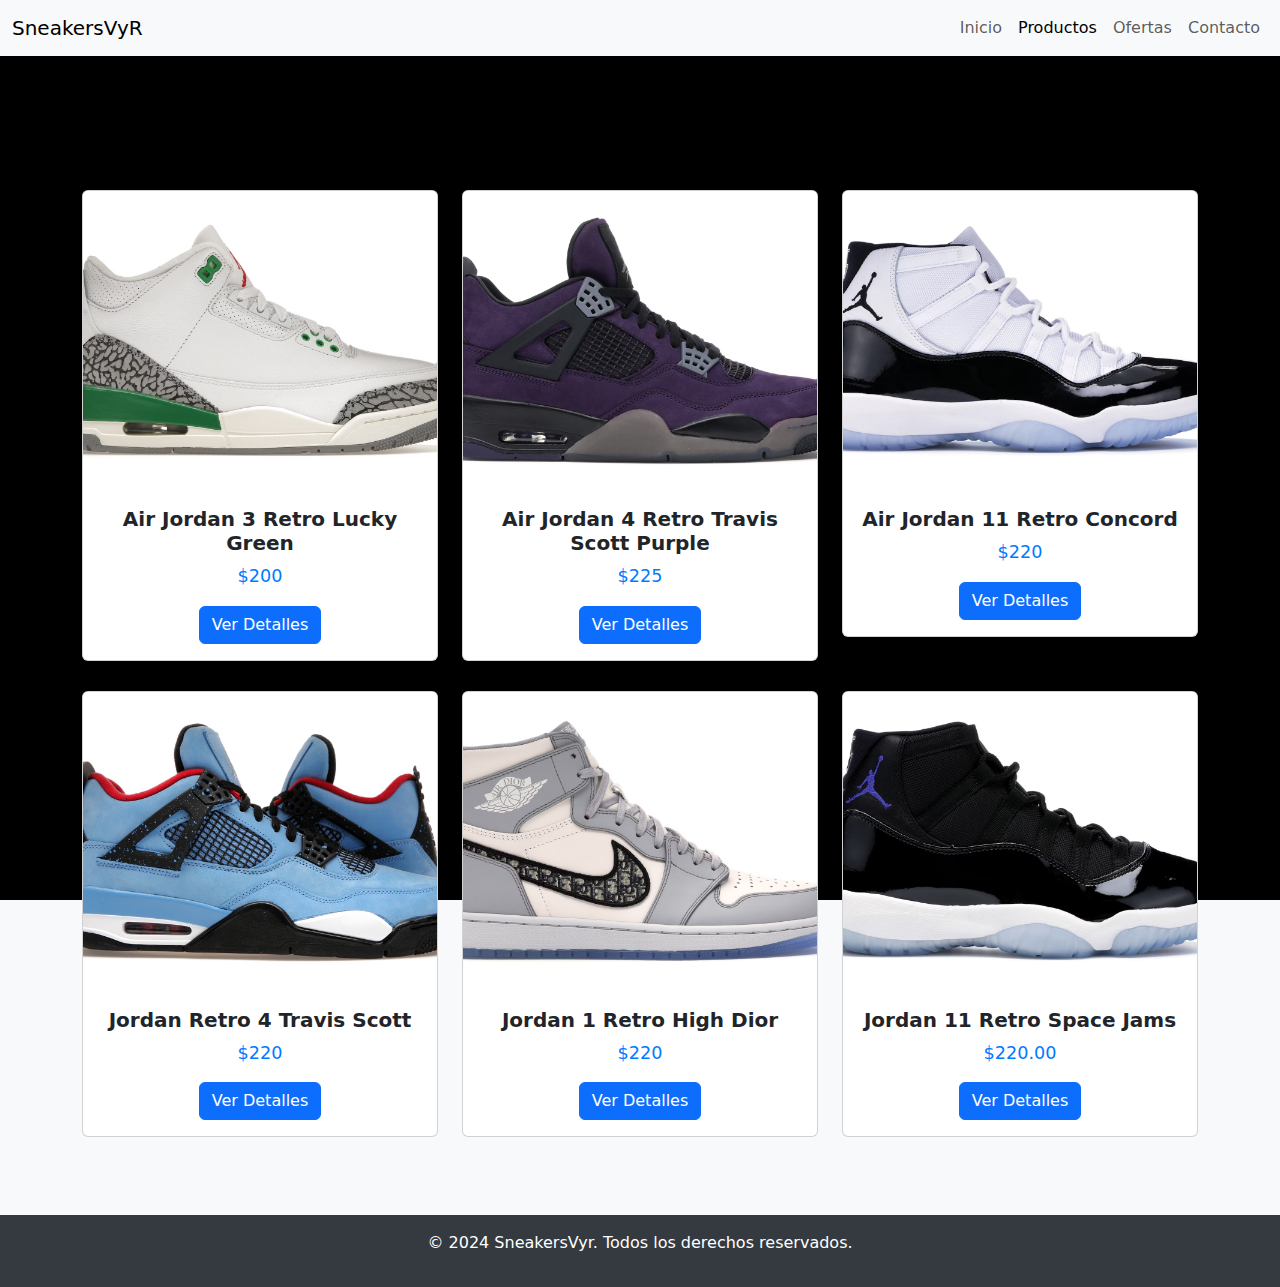
<file: productos.html>
<!DOCTYPE html>
<html lang="es">
<head>
    <meta charset="UTF-8">
    <meta name="viewport" content="width=device-width, initial-scale=1.0">
    <meta http-equiv="X-UA-Compatible" content="ie=edge">
    <title>Productos | SneakersVyR</title>
    <link href="https://cdn.jsdelivr.net/npm/bootstrap@5.3.0-alpha1/dist/css/bootstrap.min.css" rel="stylesheet">
    <style>
        body {
            background-image: url("imagens/f51cceb9976fa1fceba9829d8c96a798.jpg");
            background-size: cover;
            background-repeat: no-repeat;
            background-attachment: fixed;
            background-position: center;
            color: #000000;
            background-color: #f8f9fa;
        }
        .product-card {
            margin-bottom: 30px;
        }
        .product-card img {
            width: 100%;
            height: 300px;
            object-fit: cover;
        }
        .product-card .card-body {
            text-align: center;
        }
        .card-title {
            font-size: 1.25rem;
            font-weight: bold;
        }
        .card-price {
            font-size: 1.1rem;
            color: #007bff;
        }
    </style>
</head>
<body>

    <!-- Navbar -->
    <nav class="navbar navbar-expand-lg navbar-light bg-light">
        <div class="container-fluid">
            <a class="navbar-brand" href="index.html">SneakersVyR</a>
            <button class="navbar-toggler" type="button" data-bs-toggle="collapse" data-bs-target="#navbarNav" aria-controls="navbarNav" aria-expanded="false" aria-label="Toggle navigation">
                <span class="navbar-toggler-icon"></span>
            </button>
            <div class="collapse navbar-collapse" id="navbarNav">
                <ul class="navbar-nav ms-auto">
                    <li class="nav-item">
                        <a class="nav-link" href="index.html">Inicio</a>
                    </li>
                    <li class="nav-item">
                        <a class="nav-link active" aria-current="page" href="productos.html">Productos</a>
                    </li>
                    <li class="nav-item">
                        <a class="nav-link" href="ofertas.html">Ofertas</a>
                    </li>
                    <li class="nav-item">
                        <a class="nav-link" href="contacto.html">Contacto</a>
                    </li>
                </ul>
            </div>
        </div>
    </nav>

    <!-- Sección de Productos -->
    <section class="py-5">
        <div class="container">
            <h2 class="text-center mb-5">Nuestros Productos</h2>
            <div class="row">
                <!-- Producto 1 -->
                <div class="col-md-4">
                    <div class="card product-card">
                        <img src="imagens/Air-Jordan-3-Retro-Lucky-Green-W-Product.jpg" class="card-img-top" alt="Air Jordan 3 Retro Lucky Green">
                        <div class="card-body">
                            <h5 class="card-title">Air Jordan 3 Retro Lucky Green</h5>
                            <p class="card-price">$200</p>
                            <a href="jordan3.html" class="btn btn-primary">Ver Detalles</a>
                        </div>
                    </div>
                </div>
                <!-- Producto 2 -->
                <div class="col-md-4">
                    <div class="card product-card">
                        <img src="imagens/Air-Jordan-4-Retro-Travis-Scott-Purple-Friends-and-Family-Product.jpg" class="card-img-top" alt="Air Jordan Retro 4 Travis Scott Purple">
                        <div class="card-body">
                            <h5 class="card-title">Air Jordan 4 Retro Travis Scott Purple</h5>
                            <p class="card-price">$225</p>
                            <a href="jordan4purple.html" class="btn btn-primary">Ver Detalles</a>
                        </div>
                    </div>
                </div>
                <!-- Producto 3 -->
                <div class="col-md-4">
                    <div class="card product-card">
                        <img src="imagens/Air-Jordan-11-Retro-Concord-2018-Product.jpg" class="card-img-top" alt="Air Jordan 11 Retro Concord">
                        <div class="card-body">
                            <h5 class="card-title">Air Jordan 11 Retro Concord</h5>
                            <p class="card-price">$220</p>
                            <a href="jordan11concord.html" class="btn btn-primary">Ver Detalles</a>
                        </div>
                    </div>
                </div>
                <!-- Producto 4 -->
                <div class="col-md-4">
                    <div class="card product-card">
                        <img src="imagens/Air-Jordan-4-Retro-Travis-Scott-Cactus-Jack-Product.jpg" class="card-img-top" alt="Jordan Retro 4 Travis Scott">
                        <div class="card-body">
                            <h5 class="card-title">Jordan Retro 4 Travis Scott</h5>
                            <p class="card-price">$220</p>
                            <a href="jordan4cactusjack.html" class="btn btn-primary">Ver Detalles</a>
                        </div>
                    </div>
                </div>
                <!-- Producto 5 -->
                <div class="col-md-4">
                    <div class="card product-card">
                        <img src="imagens/Air-Jordan-1-Retro-High-Dior-Product.jpg" class="card-img-top" alt="Jordan 1 Retro Dior">
                        <div class="card-body">
                            <h5 class="card-title">Jordan 1 Retro High Dior</h5>
                            <p class="card-price">$220</p>
                            <a href="jordandior.html" class="btn btn-primary">Ver Detalles</a>
                        </div>
                    </div>
                </div>
                <!-- Producto 6 -->
                <div class="col-md-4">
                    <div class="card product-card">
                        <img src="imagens/Jordan-11-Retro-Space-Jams-2016-Product.jpg" class="card-img-top" alt="Jordan 11 Retro Space Jams">
                        <div class="card-body">
                            <h5 class="card-title">Jordan 11 Retro Space Jams</h5>
                            <p class="card-price">$220.00</p>
                            <a href="jordan11.html" class="btn btn-primary">Ver Detalles</a>
                        </div>
                    </div>
                </div>
            </div>
        </div>
    </section>

    <!-- Pie de pagina -->
    <footer class="text-center py-3" style="background-color: #343a40; color: white;">
        <div class="container">
            <p>&copy; 2024 SneakersVyr. Todos los derechos reservados.</p>
        </div>
    </footer>

</body>
</html>
</file>
<file: css/estilos.css>
body {
    background-image: url(../imagens/wp5023176.jpg);
    background-size: cover;
    background-position: center;
    background-repeat: no-repeat;
}
.sneaker-card img {
    width: 100%; 
    height: auto; 
    object-fit: cover; 

}

.titulo-productos {
    color: #f7f7f7;
}

footer {
    background-color: #8b8b8b;
    color: rgb(250, 250, 250);
    padding: 20px 0;
}

.carouselExampleDark{
    object-fit:scale-down;
    object-position: center;
    overflow: hidden;

    height: 400px;
}
</file>
